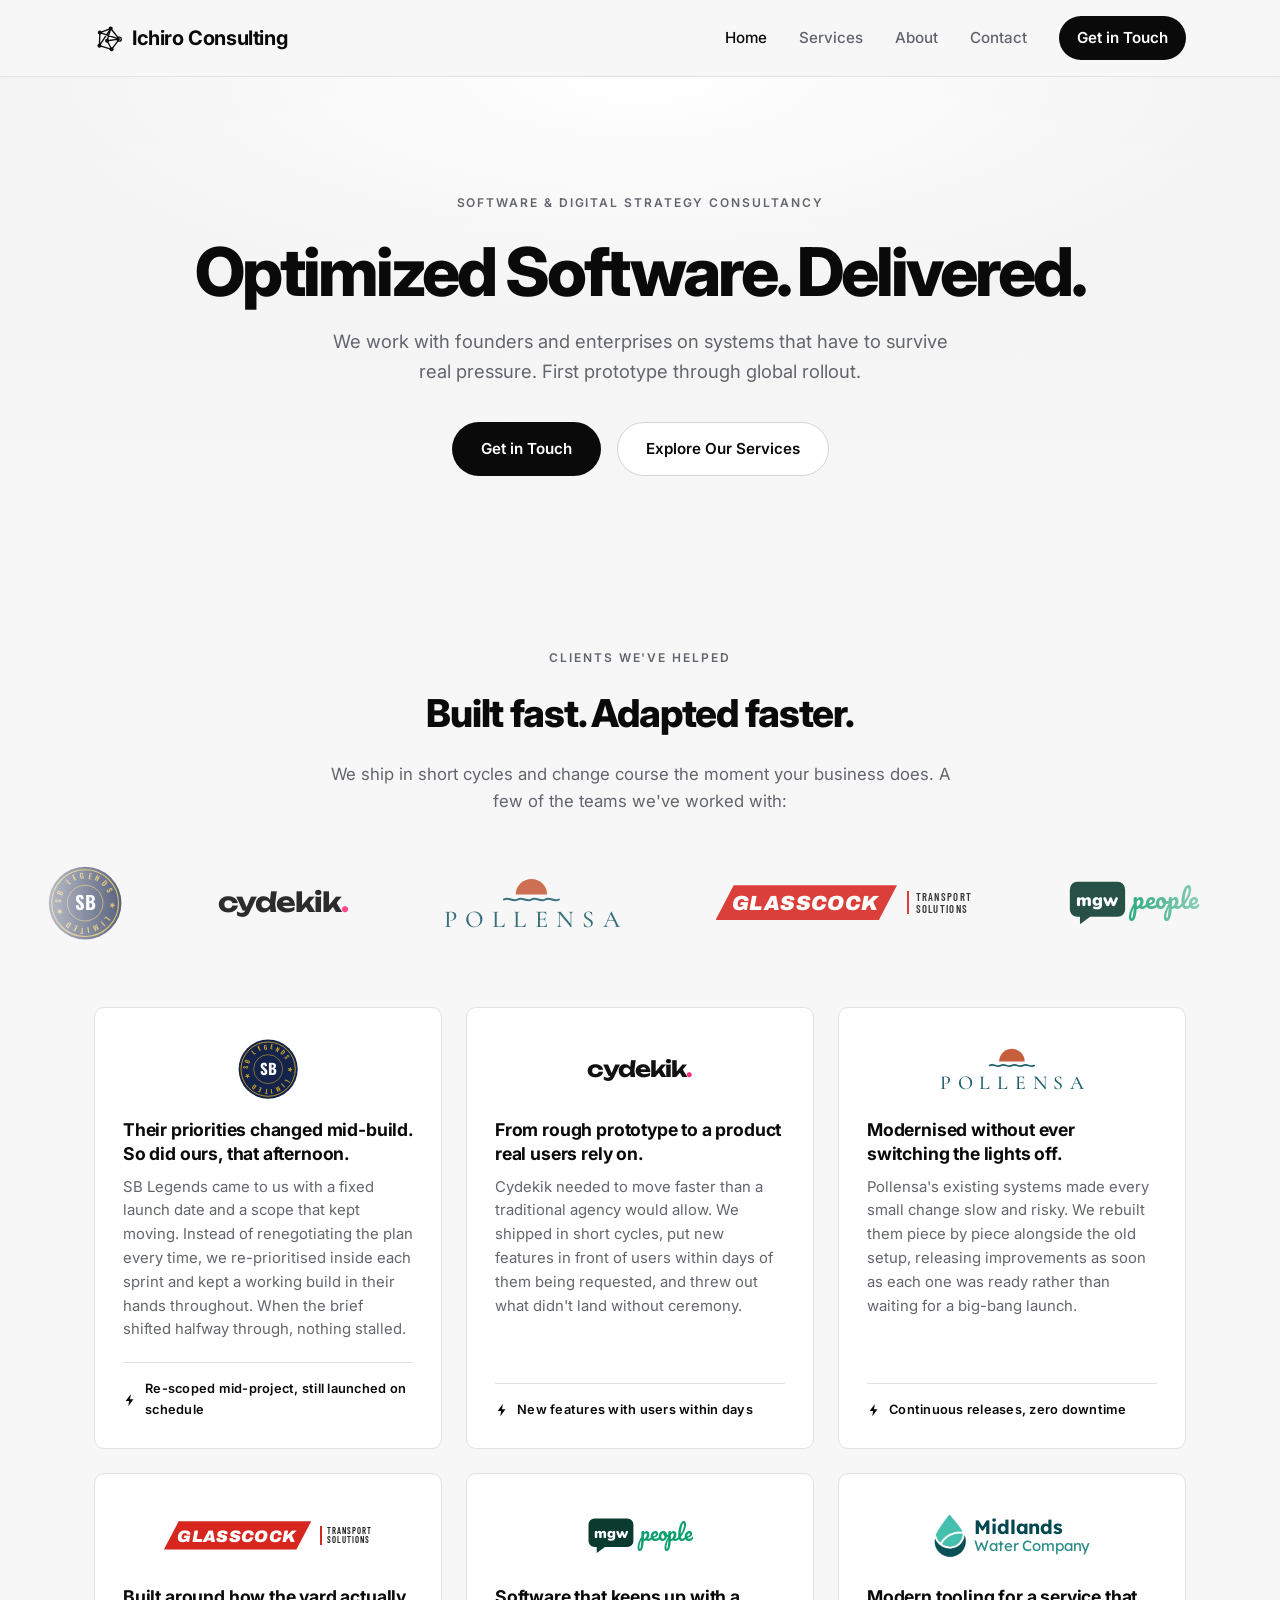
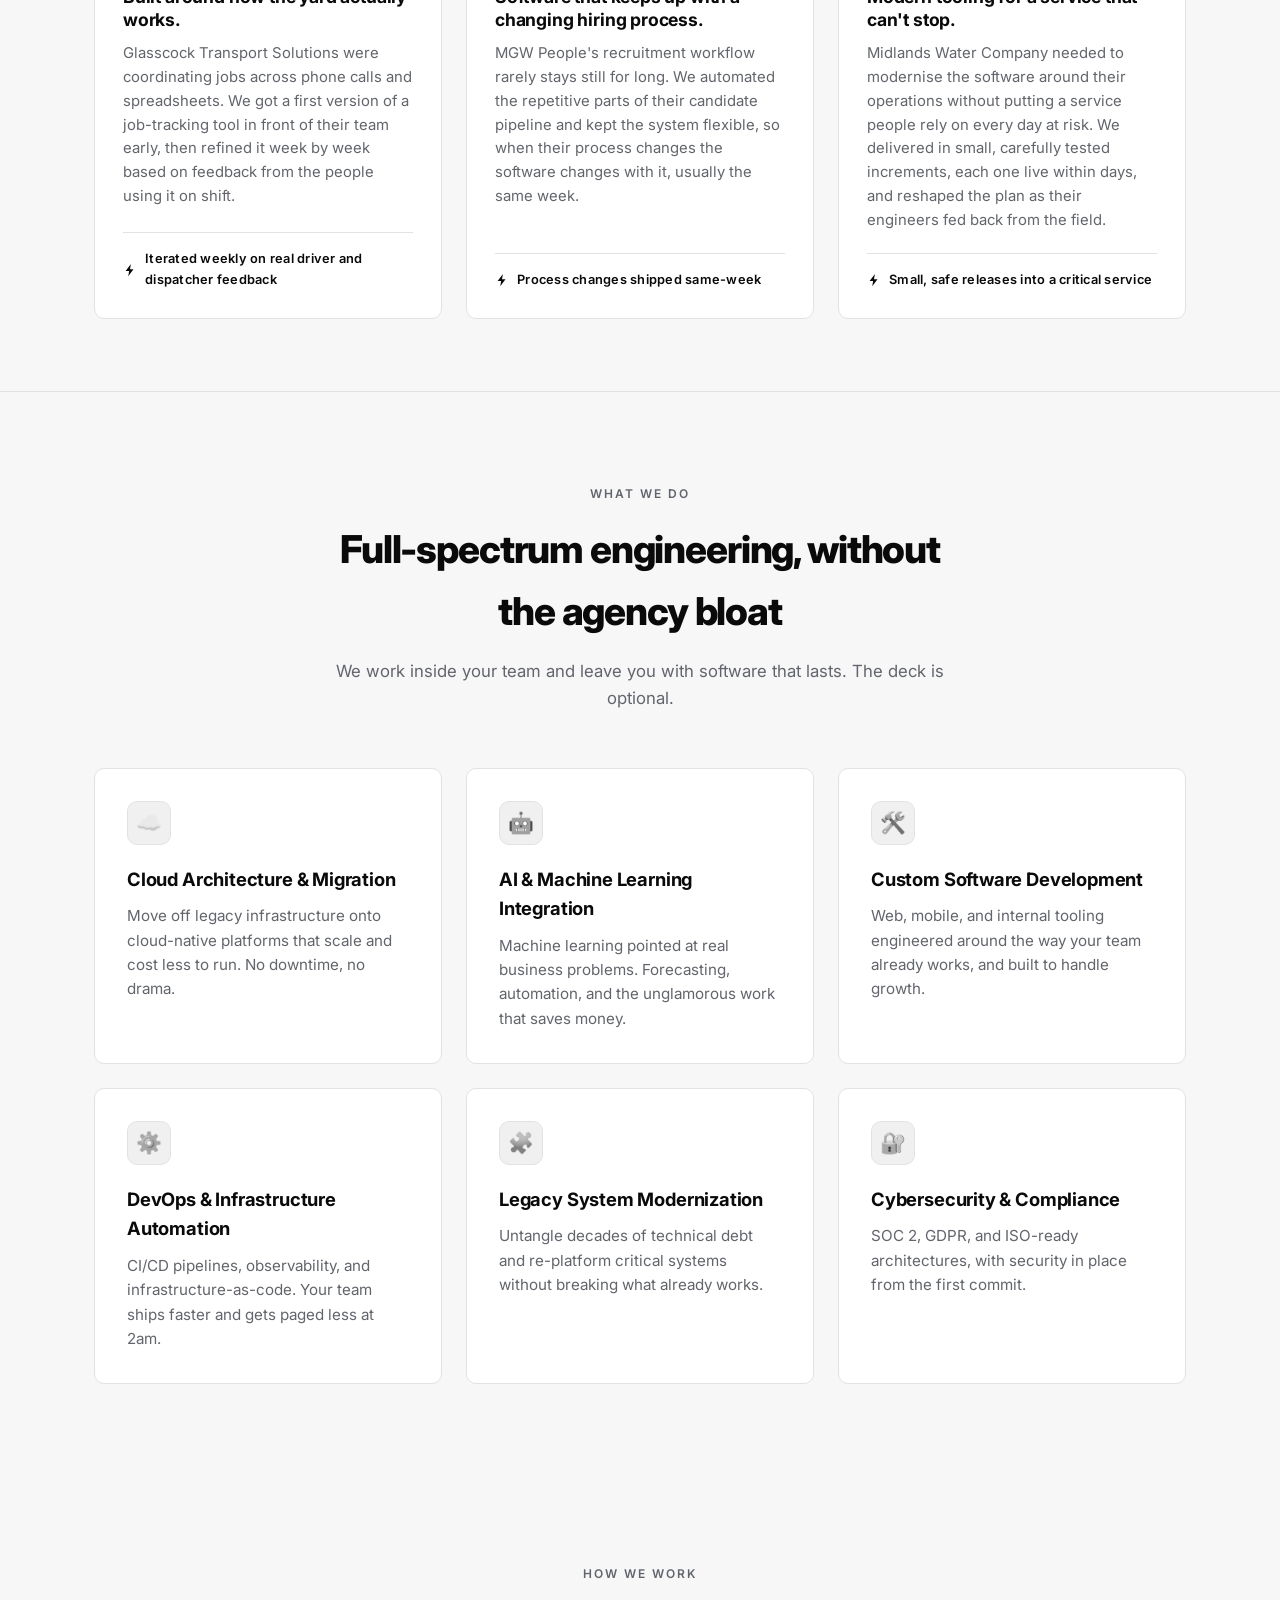
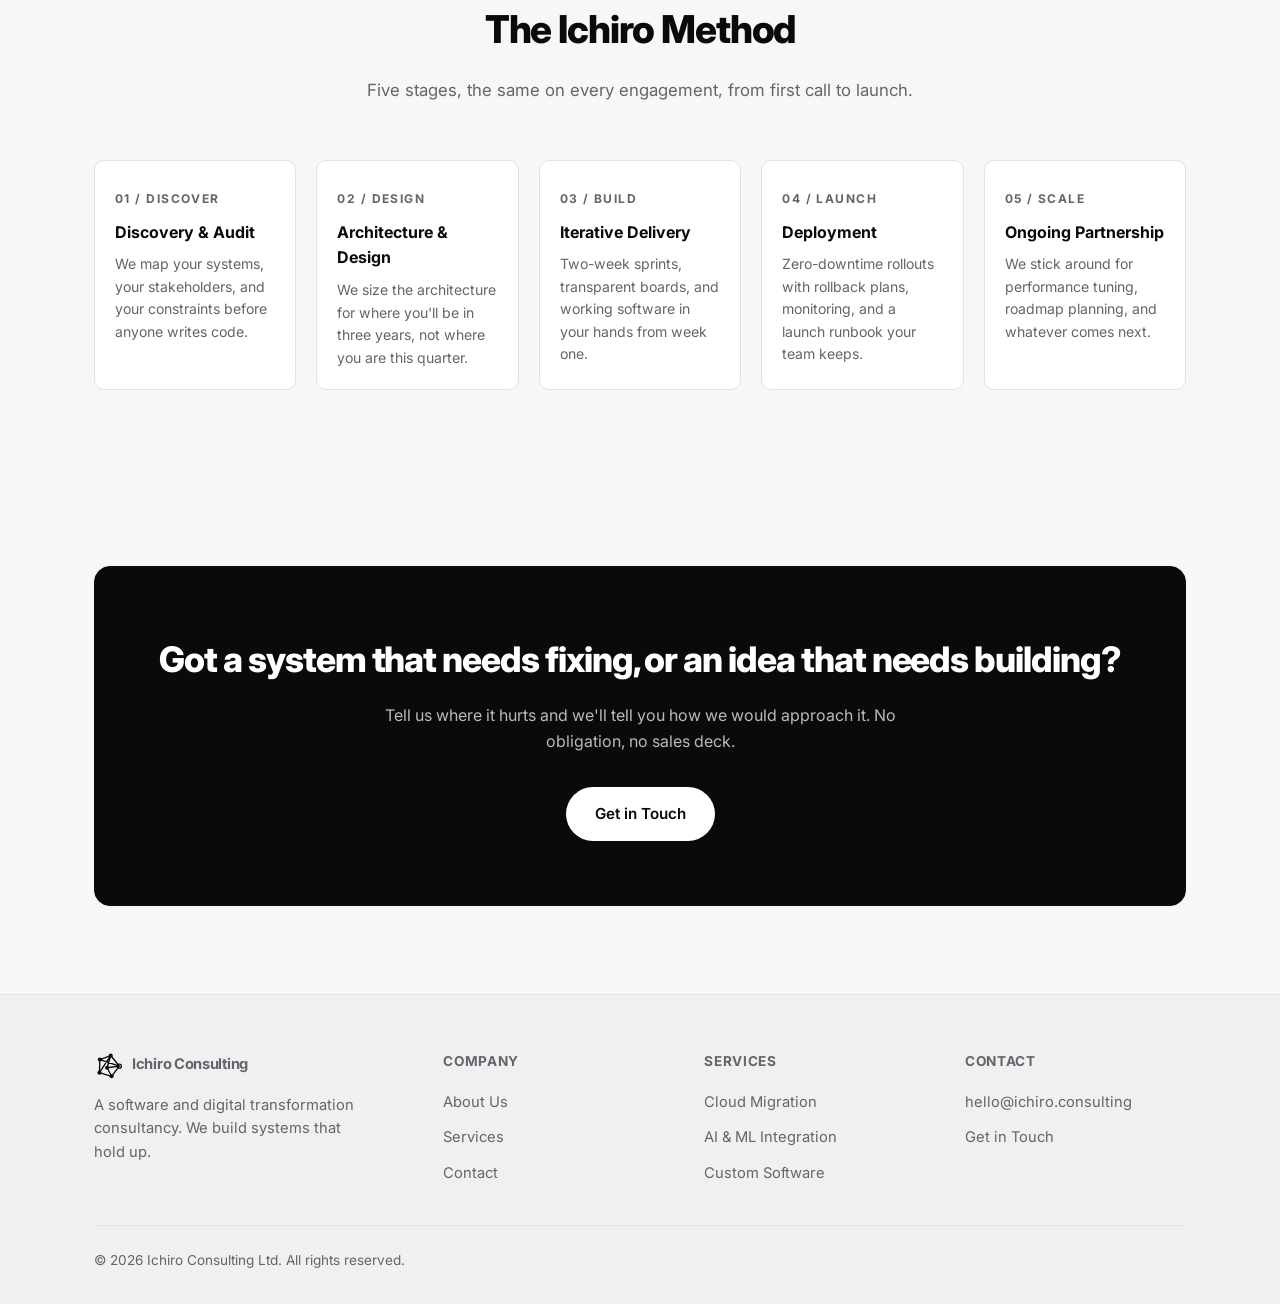
<file: index.html>
<!DOCTYPE html>
<html lang="en">
<head>
<meta charset="UTF-8">
<meta name="viewport" content="width=device-width, initial-scale=1.0">
<title>Ichiro Consulting | Optimized Software. Delivered.</title>
<meta name="description" content="Ichiro Consulting builds and scales software for companies that need it to work. Cloud, AI, custom engineering, and digital transformation, run by engineers who have shipped it before.">
<link rel="icon" type="image/png" href="favicon.png">
<link rel="stylesheet" href="css/style.css">
</head>
<body>

<header class="site-header">
  <div class="nav-wrap">
    <a href="index.html" class="brand">
      <span class="mark" aria-hidden="true"><svg viewBox="-12 -12 124 124" fill="none" stroke="currentColor" stroke-width="6" stroke-linecap="round"><path d="M14 26 62 8M14 26 12 84M14 26 100 55M62 8 46 62M62 8 12 84M62 8 100 55M12 84 66 100M66 100 100 55M46 62 100 55M46 62 66 100"/><circle cx="14" cy="26" r="9" fill="currentColor" stroke="none"/><circle cx="62" cy="8" r="9" fill="currentColor" stroke="none"/><circle cx="12" cy="84" r="9" fill="currentColor" stroke="none"/><circle cx="66" cy="100" r="9" fill="currentColor" stroke="none"/><circle cx="46" cy="62" r="9" fill="currentColor" stroke="none"/><circle cx="100" cy="55" r="9"/></svg></span>
      Ichiro Consulting
    </a>
    <nav class="main-nav">
      <a href="index.html" class="active">Home</a>
      <a href="services.html">Services</a>
      <a href="about.html">About</a>
      <a href="contact.html">Contact</a>
      <a href="contact.html" class="nav-cta">Get in Touch</a>
    </nav>
    <button class="nav-toggle" aria-label="Toggle navigation">☰</button>
  </div>
</header>

<main>

  <section class="hero">
    <div class="container">
      <span class="eyebrow">Software &amp; Digital Strategy Consultancy</span>
      <h1>Optimized Software. <span class="highlight">Delivered.</span></h1>
      <p class="lead">We work with founders and enterprises on systems that have to survive real pressure.
      First prototype through global rollout.</p>
      <div class="btn-row">
        <a href="contact.html" class="btn btn-primary">Get in Touch</a>
        <a href="services.html" class="btn btn-secondary">Explore Our Services</a>
      </div>
    </div>
  </section>

  <section id="clients">
    <div class="container">
      <div class="section-head">
        <span class="eyebrow">Clients We've Helped</span>
        <h2>Built fast. Adapted faster.</h2>
        <p>We ship in short cycles and change course the moment your business does. A few of the teams we've worked with:</p>
      </div>
    </div>
    <div class="marquee" aria-label="Client logos">
      <ul class="marquee-track">
        <li class="client-logo logo-sbl" role="img" aria-label="SB Legends Ltd"><svg class="badge" viewBox="0 0 100 100" aria-hidden="true"><defs><path id="sbl-ring" d="M17 50a33 33 0 1 1 66 0a33 33 0 1 1-66 0"/></defs><circle cx="50" cy="50" r="49" fill="#14234B"/><circle cx="50" cy="50" r="45" fill="none" stroke="#C9A227" stroke-width="1.5"/><circle cx="50" cy="50" r="24" fill="none" stroke="#C9A227" stroke-width="1"/><text x="50" y="59" text-anchor="middle" font-family="Oswald, Impact, sans-serif" font-weight="700" font-size="25" fill="#ffffff">SB</text><text font-family="Oswald, Impact, sans-serif" font-weight="600" font-size="10" fill="#C9A227"><textPath href="#sbl-ring" textLength="200" lengthAdjust="spacing">SB LEGENDS ★ LIMITED ★</textPath></text></svg></li>
        <li class="client-logo logo-cyd" role="img" aria-label="Cydekik"><span class="word">cydekik<i>.</i></span></li>
        <li class="client-logo logo-pol" role="img" aria-label="Pollensa"><svg class="mark" viewBox="0 0 60 30" aria-hidden="true"><path d="M14 22a16 16 0 0 1 32 0z" fill="#C65D3B"/><path d="M2 27c5-3 9 3 14 0s9 3 14 0 9 3 14 0 9 3 14 0" fill="none" stroke="#1F5F6B" stroke-width="2" stroke-linecap="round"/></svg><span class="word">Pollensa</span></li>
        <li class="client-logo logo-gts" role="img" aria-label="Glasscock Transport Solutions"><span class="plate">Glasscock</span><span class="word"><small>Transport</small><small>Solutions</small></span></li>
        <li class="client-logo logo-mgw" role="img" aria-label="MGW People"><svg class="bubble" viewBox="0 0 64 50" aria-hidden="true"><path d="M10 2h44a8 8 0 0 1 8 8v22a8 8 0 0 1-8 8H24l-11 8v-8h-3a8 8 0 0 1-8-8V10a8 8 0 0 1 8-8z" fill="#0B3B2E"/><text x="32" y="28.5" text-anchor="middle" font-family="Nunito, Arial, sans-serif" font-weight="900" font-size="19" fill="#ffffff">mgw</text></svg><span class="word">people</span></li>
        <li class="client-logo logo-mwc" role="img" aria-label="Midlands Water Company"><img class="mark" src="midlands-water.png" alt="" width="196" height="270"><span class="word"><b>Midlands</b>Water Company</span></li>
      </ul>
    </div>
    <div class="container">
      <div class="story-grid">
        <article class="story-card">
          <div class="client-logo logo-sbl" role="img" aria-label="SB Legends Ltd"><svg class="badge" viewBox="0 0 100 100" aria-hidden="true"><defs><path id="sbl-ring" d="M17 50a33 33 0 1 1 66 0a33 33 0 1 1-66 0"/></defs><circle cx="50" cy="50" r="49" fill="#14234B"/><circle cx="50" cy="50" r="45" fill="none" stroke="#C9A227" stroke-width="1.5"/><circle cx="50" cy="50" r="24" fill="none" stroke="#C9A227" stroke-width="1"/><text x="50" y="59" text-anchor="middle" font-family="Oswald, Impact, sans-serif" font-weight="700" font-size="25" fill="#ffffff">SB</text><text font-family="Oswald, Impact, sans-serif" font-weight="600" font-size="10" fill="#C9A227"><textPath href="#sbl-ring" textLength="200" lengthAdjust="spacing">SB LEGENDS ★ LIMITED ★</textPath></text></svg></div>
          <h3>Their priorities changed mid-build. So did ours, that afternoon.</h3>
          <p>SB Legends came to us with a fixed launch date and a scope that kept moving. Instead of renegotiating the plan every time, we re-prioritised inside each sprint and kept a working build in their hands throughout. When the brief shifted halfway through, nothing stalled.</p>
          <div class="story-pace"><svg viewBox="0 0 16 16" aria-hidden="true"><path fill="currentColor" d="M9 1 3 9h4l-1 6 6-8H8z"/></svg>Re-scoped mid-project, still launched on schedule</div>
        </article>
        <article class="story-card">
          <div class="client-logo logo-cyd" role="img" aria-label="Cydekik"><span class="word">cydekik<i>.</i></span></div>
          <h3>From rough prototype to a product real users rely on.</h3>
          <p>Cydekik needed to move faster than a traditional agency would allow. We shipped in short cycles, put new features in front of users within days of them being requested, and threw out what didn't land without ceremony.</p>
          <div class="story-pace"><svg viewBox="0 0 16 16" aria-hidden="true"><path fill="currentColor" d="M9 1 3 9h4l-1 6 6-8H8z"/></svg>New features with users within days</div>
        </article>
        <article class="story-card">
          <div class="client-logo logo-pol" role="img" aria-label="Pollensa"><svg class="mark" viewBox="0 0 60 30" aria-hidden="true"><path d="M14 22a16 16 0 0 1 32 0z" fill="#C65D3B"/><path d="M2 27c5-3 9 3 14 0s9 3 14 0 9 3 14 0 9 3 14 0" fill="none" stroke="#1F5F6B" stroke-width="2" stroke-linecap="round"/></svg><span class="word">Pollensa</span></div>
          <h3>Modernised without ever switching the lights off.</h3>
          <p>Pollensa's existing systems made every small change slow and risky. We rebuilt them piece by piece alongside the old setup, releasing improvements as soon as each one was ready rather than waiting for a big-bang launch.</p>
          <div class="story-pace"><svg viewBox="0 0 16 16" aria-hidden="true"><path fill="currentColor" d="M9 1 3 9h4l-1 6 6-8H8z"/></svg>Continuous releases, zero downtime</div>
        </article>
        <article class="story-card">
          <div class="client-logo logo-gts" role="img" aria-label="Glasscock Transport Solutions"><span class="plate">Glasscock</span><span class="word"><small>Transport</small><small>Solutions</small></span></div>
          <h3>Built around how the yard actually works.</h3>
          <p>Glasscock Transport Solutions were coordinating jobs across phone calls and spreadsheets. We got a first version of a job-tracking tool in front of their team early, then refined it week by week based on feedback from the people using it on shift.</p>
          <div class="story-pace"><svg viewBox="0 0 16 16" aria-hidden="true"><path fill="currentColor" d="M9 1 3 9h4l-1 6 6-8H8z"/></svg>Iterated weekly on real driver and dispatcher feedback</div>
        </article>
        <article class="story-card">
          <div class="client-logo logo-mgw" role="img" aria-label="MGW People"><svg class="bubble" viewBox="0 0 64 50" aria-hidden="true"><path d="M10 2h44a8 8 0 0 1 8 8v22a8 8 0 0 1-8 8H24l-11 8v-8h-3a8 8 0 0 1-8-8V10a8 8 0 0 1 8-8z" fill="#0B3B2E"/><text x="32" y="28.5" text-anchor="middle" font-family="Nunito, Arial, sans-serif" font-weight="900" font-size="19" fill="#ffffff">mgw</text></svg><span class="word">people</span></div>
          <h3>Software that keeps up with a changing hiring process.</h3>
          <p>MGW People's recruitment workflow rarely stays still for long. We automated the repetitive parts of their candidate pipeline and kept the system flexible, so when their process changes the software changes with it, usually the same week.</p>
          <div class="story-pace"><svg viewBox="0 0 16 16" aria-hidden="true"><path fill="currentColor" d="M9 1 3 9h4l-1 6 6-8H8z"/></svg>Process changes shipped same-week</div>
        </article>
        <article class="story-card">
          <div class="client-logo logo-mwc" role="img" aria-label="Midlands Water Company"><img class="mark" src="midlands-water.png" alt="" width="196" height="270"><span class="word"><b>Midlands</b>Water Company</span></div>
          <h3>Modern tooling for a service that can't stop.</h3>
          <p>Midlands Water Company needed to modernise the software around their operations without putting a service people rely on every day at risk. We delivered in small, carefully tested increments, each one live within days, and reshaped the plan as their engineers fed back from the field.</p>
          <div class="story-pace"><svg viewBox="0 0 16 16" aria-hidden="true"><path fill="currentColor" d="M9 1 3 9h4l-1 6 6-8H8z"/></svg>Small, safe releases into a critical service</div>
        </article>
      </div>
    </div>
  </section>

  <section id="services">
    <div class="container">
      <div class="section-head">
        <span class="eyebrow">What We Do</span>
        <h2>Full-spectrum engineering, without the agency bloat</h2>
        <p>We work inside your team and leave you with software that lasts. The deck is optional.</p>
      </div>
      <div class="grid">
        <div class="card">
          <div class="icon">☁️</div>
          <h3>Cloud Architecture &amp; Migration</h3>
          <p>Move off legacy infrastructure onto cloud-native platforms that scale and cost less to run. No downtime, no drama.</p>
        </div>
        <div class="card">
          <div class="icon">🤖</div>
          <h3>AI &amp; Machine Learning Integration</h3>
          <p>Machine learning pointed at real business problems. Forecasting, automation, and the unglamorous work that saves money.</p>
        </div>
        <div class="card">
          <div class="icon">🛠️</div>
          <h3>Custom Software Development</h3>
          <p>Web, mobile, and internal tooling engineered around the way your team already works, and built to handle growth.</p>
        </div>
        <div class="card">
          <div class="icon">⚙️</div>
          <h3>DevOps &amp; Infrastructure Automation</h3>
          <p>CI/CD pipelines, observability, and infrastructure-as-code. Your team ships faster and gets paged less at 2am.</p>
        </div>
        <div class="card">
          <div class="icon">🧩</div>
          <h3>Legacy System Modernization</h3>
          <p>Untangle decades of technical debt and re-platform critical systems without breaking what already works.</p>
        </div>
        <div class="card">
          <div class="icon">🔐</div>
          <h3>Cybersecurity &amp; Compliance</h3>
          <p>SOC 2, GDPR, and ISO-ready architectures, with security in place from the first commit.</p>
        </div>
      </div>
    </div>
  </section>

  <section id="process">
    <div class="container">
      <div class="section-head">
        <span class="eyebrow">How We Work</span>
        <h2>The Ichiro Method</h2>
        <p>Five stages, the same on every engagement, from first call to launch.</p>
      </div>
      <div class="process-grid">
        <div class="process-step">
          <div class="step-num">01 / DISCOVER</div>
          <h3>Discovery &amp; Audit</h3>
          <p>We map your systems, your stakeholders, and your constraints before anyone writes code.</p>
        </div>
        <div class="process-step">
          <div class="step-num">02 / DESIGN</div>
          <h3>Architecture &amp; Design</h3>
          <p>We size the architecture for where you'll be in three years, not where you are this quarter.</p>
        </div>
        <div class="process-step">
          <div class="step-num">03 / BUILD</div>
          <h3>Iterative Delivery</h3>
          <p>Two-week sprints, transparent boards, and working software in your hands from week one.</p>
        </div>
        <div class="process-step">
          <div class="step-num">04 / LAUNCH</div>
          <h3>Deployment</h3>
          <p>Zero-downtime rollouts with rollback plans, monitoring, and a launch runbook your team keeps.</p>
        </div>
        <div class="process-step">
          <div class="step-num">05 / SCALE</div>
          <h3>Ongoing Partnership</h3>
          <p>We stick around for performance tuning, roadmap planning, and whatever comes next.</p>
        </div>
      </div>
    </div>
  </section>

  <section id="cta">
    <div class="container">
      <div class="cta-banner">
        <h2>Got a system that needs fixing, or an idea that needs building?</h2>
        <p>Tell us where it hurts and we'll tell you how we would approach it. No obligation, no sales deck.</p>
        <a href="contact.html" class="btn btn-primary">Get in Touch</a>
      </div>
    </div>
  </section>

</main>

<footer class="site-footer">
  <div class="container">
    <div class="footer-grid">
      <div class="footer-brand">
        <a href="index.html" class="brand">
          <span class="mark" aria-hidden="true"><svg viewBox="-12 -12 124 124" fill="none" stroke="currentColor" stroke-width="6" stroke-linecap="round"><path d="M14 26 62 8M14 26 12 84M14 26 100 55M62 8 46 62M62 8 12 84M62 8 100 55M12 84 66 100M66 100 100 55M46 62 100 55M46 62 66 100"/><circle cx="14" cy="26" r="9" fill="currentColor" stroke="none"/><circle cx="62" cy="8" r="9" fill="currentColor" stroke="none"/><circle cx="12" cy="84" r="9" fill="currentColor" stroke="none"/><circle cx="66" cy="100" r="9" fill="currentColor" stroke="none"/><circle cx="46" cy="62" r="9" fill="currentColor" stroke="none"/><circle cx="100" cy="55" r="9"/></svg></span>
          Ichiro Consulting
        </a>
        <p>A software and digital transformation consultancy. We build systems that hold up.</p>
      </div>
      <div>
        <h4>Company</h4>
        <ul>
          <li><a href="about.html">About Us</a></li>
          <li><a href="services.html">Services</a></li>
          <li><a href="contact.html">Contact</a></li>
        </ul>
      </div>
      <div>
        <h4>Services</h4>
        <ul>
          <li><a href="services.html">Cloud Migration</a></li>
          <li><a href="services.html">AI &amp; ML Integration</a></li>
          <li><a href="services.html">Custom Software</a></li>
        </ul>
      </div>
      <div>
        <h4>Contact</h4>
        <ul>
          <li><a href="mailto:hello@ichiro.consulting">hello@ichiro.consulting</a></li>
          <li><a href="contact.html">Get in Touch</a></li>
        </ul>
      </div>
    </div>
    <div class="footer-bottom">
      <span>&copy; <span data-year>2026</span> Ichiro Consulting Ltd. All rights reserved.</span>
    </div>
  </div>
</footer>

<script src="js/main.js"></script>
</body>
</html>
</file>
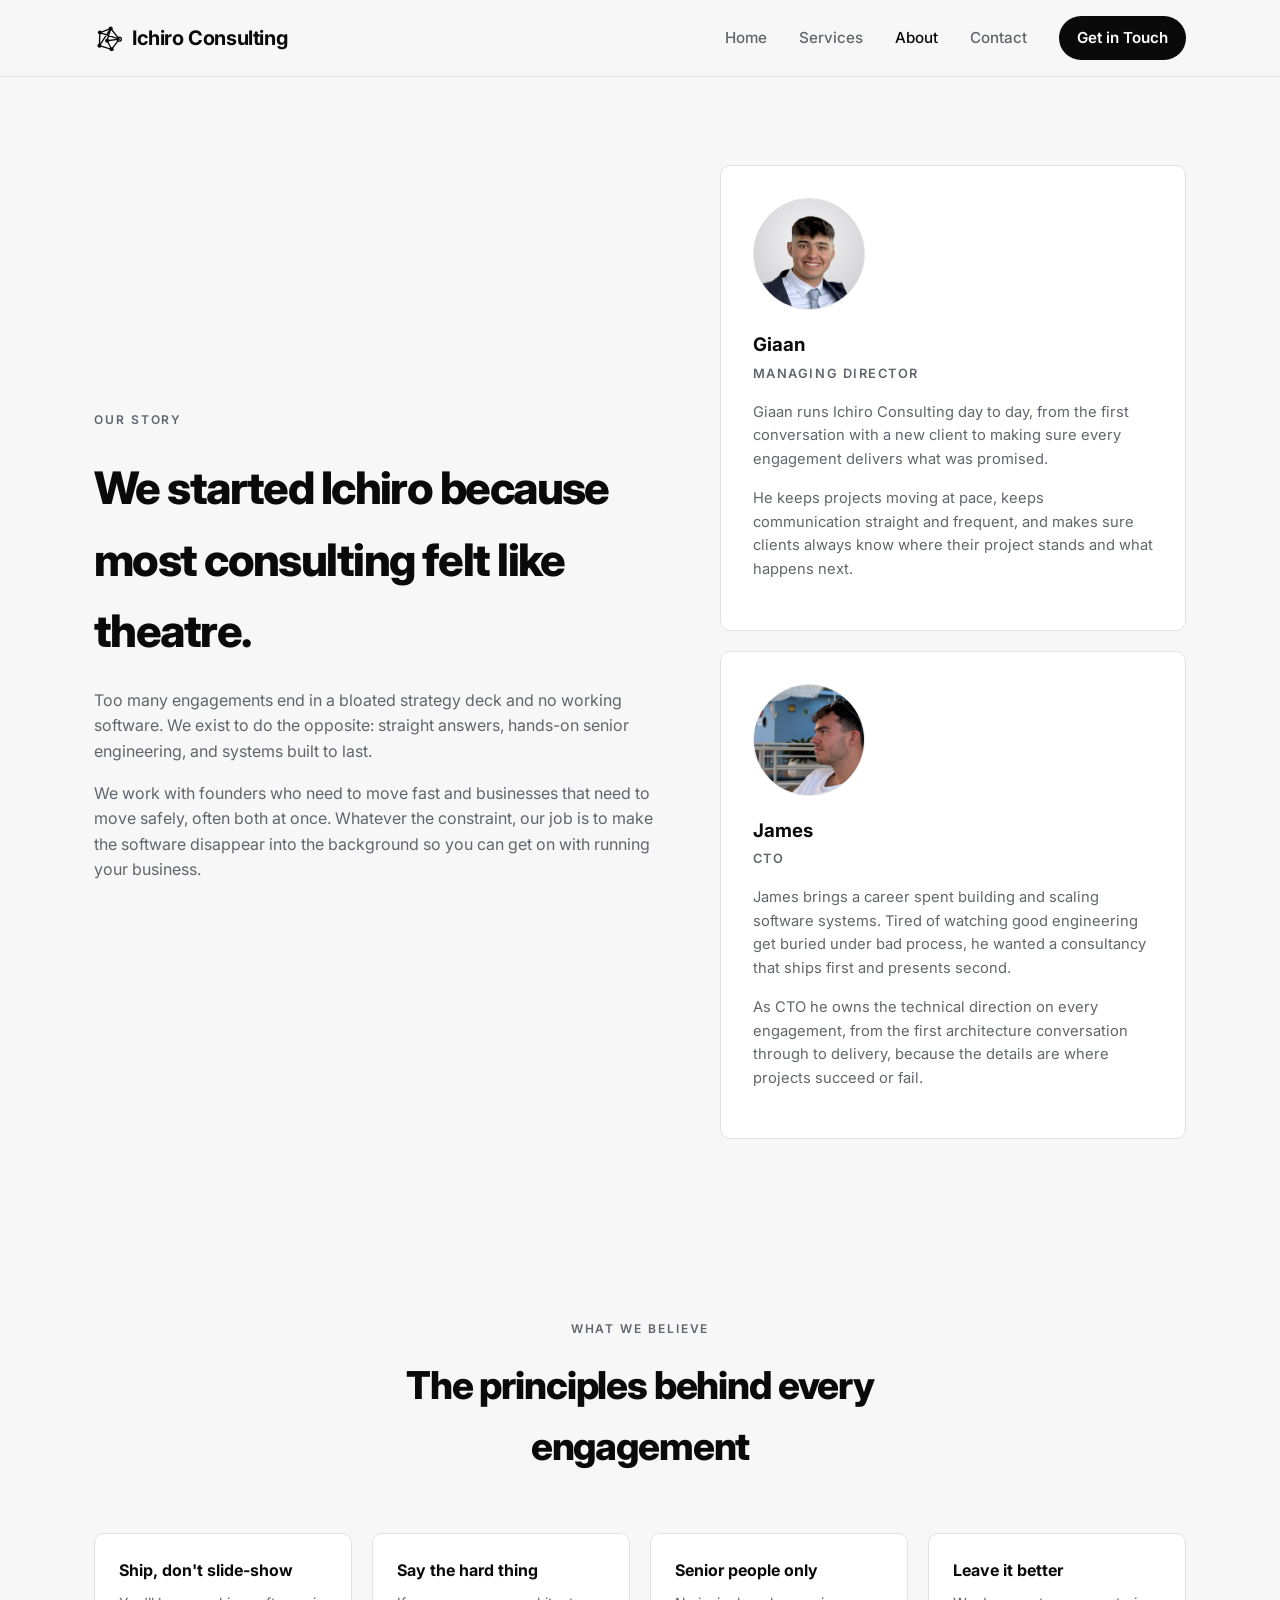
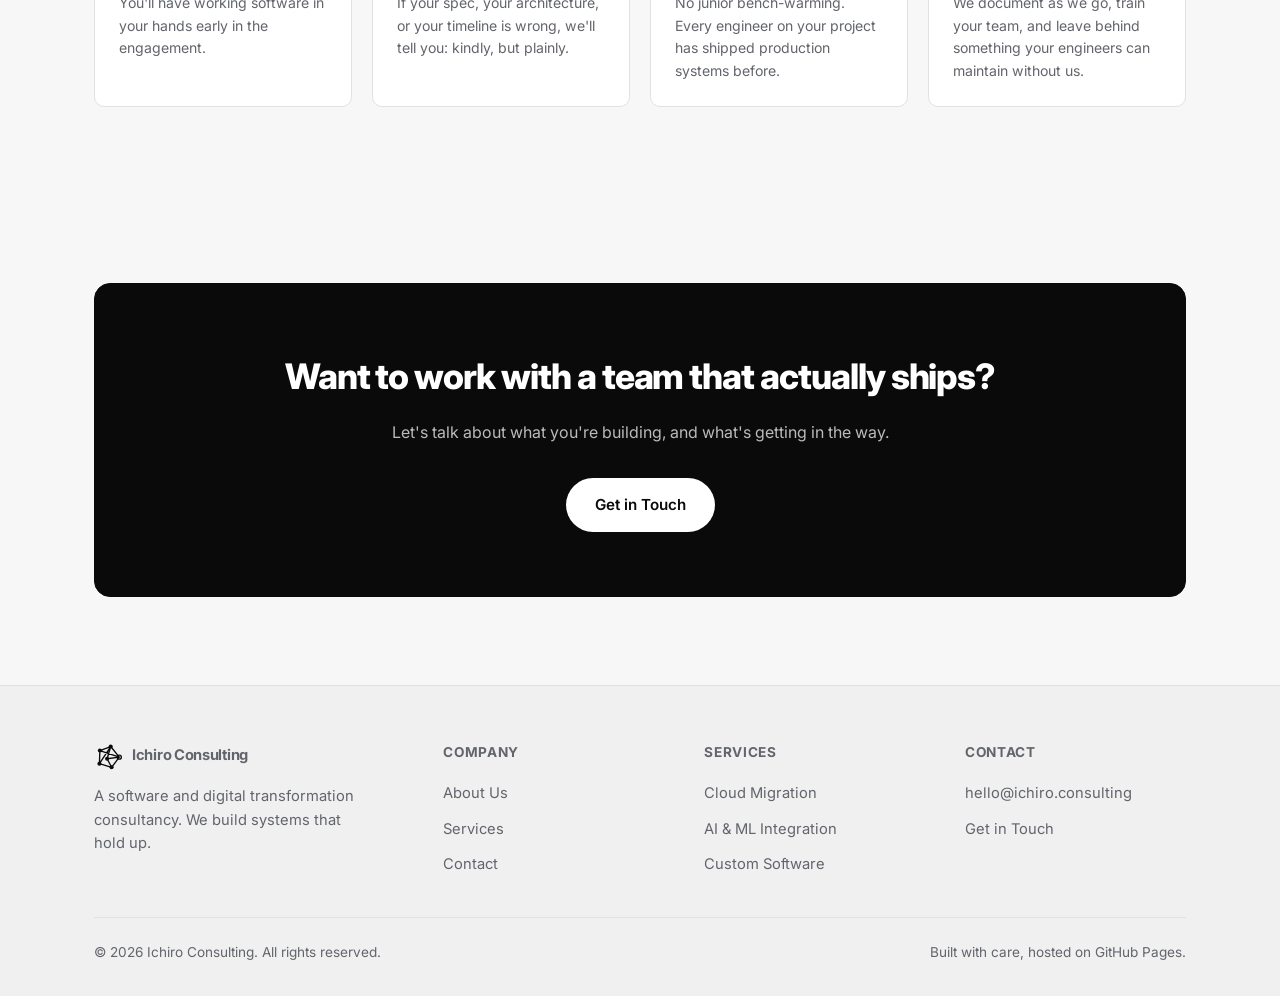
<file: about.html>
<!DOCTYPE html>
<html lang="en">
<head>
<meta charset="UTF-8">
<meta name="viewport" content="width=device-width, initial-scale=1.0">
<title>About | Ichiro Consulting</title>
<meta name="description" content="Meet Ichiro Consulting, led by Giaan and James and built on the belief that software consulting should mean shipping working systems, not writing decks.">
<link rel="icon" type="image/png" href="favicon.png">
<link rel="stylesheet" href="css/style.css">
</head>
<body>

<header class="site-header">
  <div class="nav-wrap">
    <a href="index.html" class="brand">
      <span class="mark" aria-hidden="true"><svg viewBox="-12 -12 124 124" fill="none" stroke="currentColor" stroke-width="6" stroke-linecap="round"><path d="M14 26 62 8M14 26 12 84M14 26 100 55M62 8 46 62M62 8 12 84M62 8 100 55M12 84 66 100M66 100 100 55M46 62 100 55M46 62 66 100"/><circle cx="14" cy="26" r="9" fill="currentColor" stroke="none"/><circle cx="62" cy="8" r="9" fill="currentColor" stroke="none"/><circle cx="12" cy="84" r="9" fill="currentColor" stroke="none"/><circle cx="66" cy="100" r="9" fill="currentColor" stroke="none"/><circle cx="46" cy="62" r="9" fill="currentColor" stroke="none"/><circle cx="100" cy="55" r="9"/></svg></span>
      Ichiro Consulting
    </a>
    <nav class="main-nav">
      <a href="index.html">Home</a>
      <a href="services.html">Services</a>
      <a href="about.html" class="active">About</a>
      <a href="contact.html">Contact</a>
      <a href="contact.html" class="nav-cta">Get in Touch</a>
    </nav>
    <button class="nav-toggle" aria-label="Toggle navigation">☰</button>
  </div>
</header>

<main>

  <section>
    <div class="container">
      <div class="about-hero">
        <div>
          <span class="eyebrow">Our Story</span>
          <h1>We started Ichiro because most consulting felt like theatre.</h1>
          <p>Too many engagements end in a bloated strategy deck and no working software. We exist to do the
          opposite: straight answers, hands-on senior engineering, and systems built to last.</p>
          <p>We work with founders who need to move fast and businesses that need to move safely, often both
          at once. Whatever the constraint, our job is to make the software disappear into the
          background so you can get on with running your business.</p>
        </div>
        <div class="team-stack">
          <div class="founder-card">
            <img src="giaan.jpg" alt="Giaan, Managing Director of Ichiro Consulting" class="avatar-lg avatar-center" width="530" height="530">
            <h3>Giaan</h3>
            <div class="role">Managing Director</div>
            <p>Giaan runs Ichiro Consulting day to day, from the first conversation with a new client to making sure
            every engagement delivers what was promised.</p>
            <p>He keeps projects moving at pace, keeps communication straight and frequent, and makes sure clients
            always know where their project stands and what happens next.</p>
          </div>
          <div class="founder-card">
            <img src="james.jpg" alt="James, CTO of Ichiro Consulting" class="avatar-lg" width="480" height="480">
            <h3>James</h3>
            <div class="role">CTO</div>
            <p>James brings a career spent building and scaling software systems. Tired of watching good engineering
            get buried under bad process, he wanted a consultancy that ships first and presents second.</p>
            <p>As CTO he owns the technical direction on every engagement, from the first architecture
            conversation through to delivery, because the details are where projects succeed or fail.</p>
          </div>
        </div>
      </div>
    </div>
  </section>

  <section>
    <div class="container">
      <div class="section-head">
        <span class="eyebrow">What We Believe</span>
        <h2>The principles behind every engagement</h2>
      </div>
      <div class="values-grid">
        <div class="value">
          <h3>Ship, don't slide-show</h3>
          <p>You'll have working software in your hands early in the engagement.</p>
        </div>
        <div class="value">
          <h3>Say the hard thing</h3>
          <p>If your spec, your architecture, or your timeline is wrong, we'll tell you: kindly, but plainly.</p>
        </div>
        <div class="value">
          <h3>Senior people only</h3>
          <p>No junior bench-warming. Every engineer on your project has shipped production systems before.</p>
        </div>
        <div class="value">
          <h3>Leave it better</h3>
          <p>We document as we go, train your team, and leave behind something your engineers can maintain without us.</p>
        </div>
      </div>
    </div>
  </section>

  <section id="cta">
    <div class="container">
      <div class="cta-banner">
        <h2>Want to work with a team that actually ships?</h2>
        <p>Let's talk about what you're building, and what's getting in the way.</p>
        <a href="contact.html" class="btn btn-primary">Get in Touch</a>
      </div>
    </div>
  </section>

</main>

<footer class="site-footer">
  <div class="container">
    <div class="footer-grid">
      <div class="footer-brand">
        <a href="index.html" class="brand">
          <span class="mark" aria-hidden="true"><svg viewBox="-12 -12 124 124" fill="none" stroke="currentColor" stroke-width="6" stroke-linecap="round"><path d="M14 26 62 8M14 26 12 84M14 26 100 55M62 8 46 62M62 8 12 84M62 8 100 55M12 84 66 100M66 100 100 55M46 62 100 55M46 62 66 100"/><circle cx="14" cy="26" r="9" fill="currentColor" stroke="none"/><circle cx="62" cy="8" r="9" fill="currentColor" stroke="none"/><circle cx="12" cy="84" r="9" fill="currentColor" stroke="none"/><circle cx="66" cy="100" r="9" fill="currentColor" stroke="none"/><circle cx="46" cy="62" r="9" fill="currentColor" stroke="none"/><circle cx="100" cy="55" r="9"/></svg></span>
          Ichiro Consulting
        </a>
        <p>A software and digital transformation consultancy. We build systems that hold up.</p>
      </div>
      <div>
        <h4>Company</h4>
        <ul>
          <li><a href="about.html">About Us</a></li>
          <li><a href="services.html">Services</a></li>
          <li><a href="contact.html">Contact</a></li>
        </ul>
      </div>
      <div>
        <h4>Services</h4>
        <ul>
          <li><a href="services.html">Cloud Migration</a></li>
          <li><a href="services.html">AI &amp; ML Integration</a></li>
          <li><a href="services.html">Custom Software</a></li>
        </ul>
      </div>
      <div>
        <h4>Contact</h4>
        <ul>
          <li><a href="mailto:hello@ichiro.consulting">hello@ichiro.consulting</a></li>
          <li><a href="contact.html">Get in Touch</a></li>
        </ul>
      </div>
    </div>
    <div class="footer-bottom">
      <span>&copy; <span data-year>2026</span> Ichiro Consulting. All rights reserved.</span>
      <span>Built with care, hosted on GitHub Pages.</span>
    </div>
  </div>
</footer>

<script src="js/main.js"></script>
</body>
</html>
</file>
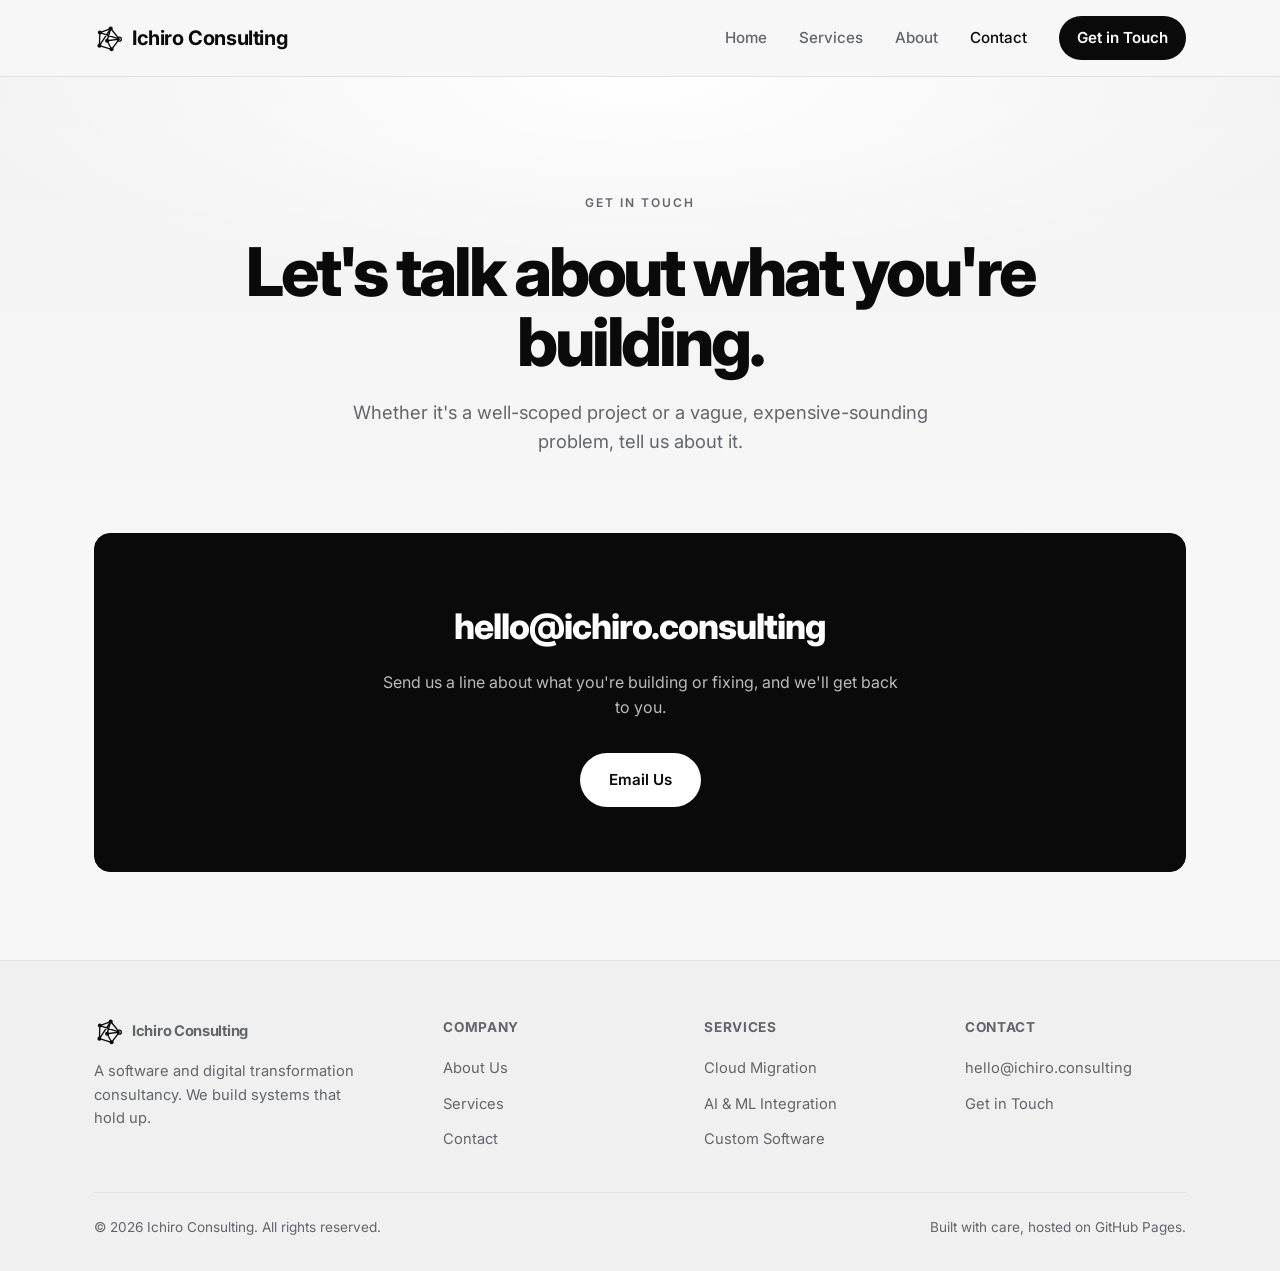
<file: contact.html>
<!DOCTYPE html>
<html lang="en">
<head>
<meta charset="UTF-8">
<meta name="viewport" content="width=device-width, initial-scale=1.0">
<title>Contact | Ichiro Consulting</title>
<meta name="description" content="Get in touch with Ichiro Consulting to talk through your project. Email hello@ichiro.consulting.">
<link rel="icon" type="image/png" href="favicon.png">
<link rel="stylesheet" href="css/style.css">
</head>
<body>

<header class="site-header">
  <div class="nav-wrap">
    <a href="index.html" class="brand">
      <span class="mark" aria-hidden="true"><svg viewBox="-12 -12 124 124" fill="none" stroke="currentColor" stroke-width="6" stroke-linecap="round"><path d="M14 26 62 8M14 26 12 84M14 26 100 55M62 8 46 62M62 8 12 84M62 8 100 55M12 84 66 100M66 100 100 55M46 62 100 55M46 62 66 100"/><circle cx="14" cy="26" r="9" fill="currentColor" stroke="none"/><circle cx="62" cy="8" r="9" fill="currentColor" stroke="none"/><circle cx="12" cy="84" r="9" fill="currentColor" stroke="none"/><circle cx="66" cy="100" r="9" fill="currentColor" stroke="none"/><circle cx="46" cy="62" r="9" fill="currentColor" stroke="none"/><circle cx="100" cy="55" r="9"/></svg></span>
      Ichiro Consulting
    </a>
    <nav class="main-nav">
      <a href="index.html">Home</a>
      <a href="services.html">Services</a>
      <a href="about.html">About</a>
      <a href="contact.html" class="active">Contact</a>
      <a href="contact.html" class="nav-cta">Get in Touch</a>
    </nav>
    <button class="nav-toggle" aria-label="Toggle navigation">☰</button>
  </div>
</header>

<main>

  <section class="hero" style="padding-bottom: 40px;">
    <div class="container">
      <span class="eyebrow">Get In Touch</span>
      <h1>Let's talk about what you're <span class="highlight">building</span>.</h1>
      <p class="lead">Whether it's a well-scoped project or a vague, expensive-sounding problem, tell us
      about it.</p>
    </div>
  </section>

  <section style="padding-top: 0;">
    <div class="container">
      <div class="cta-banner">
        <h2>hello@ichiro.consulting</h2>
        <p>Send us a line about what you're building or fixing, and we'll get back to you.</p>
        <a href="mailto:hello@ichiro.consulting" class="btn btn-primary">Email Us</a>
      </div>
    </div>
  </section>

</main>

<footer class="site-footer">
  <div class="container">
    <div class="footer-grid">
      <div class="footer-brand">
        <a href="index.html" class="brand">
          <span class="mark" aria-hidden="true"><svg viewBox="-12 -12 124 124" fill="none" stroke="currentColor" stroke-width="6" stroke-linecap="round"><path d="M14 26 62 8M14 26 12 84M14 26 100 55M62 8 46 62M62 8 12 84M62 8 100 55M12 84 66 100M66 100 100 55M46 62 100 55M46 62 66 100"/><circle cx="14" cy="26" r="9" fill="currentColor" stroke="none"/><circle cx="62" cy="8" r="9" fill="currentColor" stroke="none"/><circle cx="12" cy="84" r="9" fill="currentColor" stroke="none"/><circle cx="66" cy="100" r="9" fill="currentColor" stroke="none"/><circle cx="46" cy="62" r="9" fill="currentColor" stroke="none"/><circle cx="100" cy="55" r="9"/></svg></span>
          Ichiro Consulting
        </a>
        <p>A software and digital transformation consultancy. We build systems that hold up.</p>
      </div>
      <div>
        <h4>Company</h4>
        <ul>
          <li><a href="about.html">About Us</a></li>
          <li><a href="services.html">Services</a></li>
          <li><a href="contact.html">Contact</a></li>
        </ul>
      </div>
      <div>
        <h4>Services</h4>
        <ul>
          <li><a href="services.html">Cloud Migration</a></li>
          <li><a href="services.html">AI &amp; ML Integration</a></li>
          <li><a href="services.html">Custom Software</a></li>
        </ul>
      </div>
      <div>
        <h4>Contact</h4>
        <ul>
          <li><a href="mailto:hello@ichiro.consulting">hello@ichiro.consulting</a></li>
          <li><a href="contact.html">Get in Touch</a></li>
        </ul>
      </div>
    </div>
    <div class="footer-bottom">
      <span>&copy; <span data-year>2026</span> Ichiro Consulting. All rights reserved.</span>
      <span>Built with care, hosted on GitHub Pages.</span>
    </div>
  </div>
</footer>

<script src="js/main.js"></script>
</body>
</html>
</file>
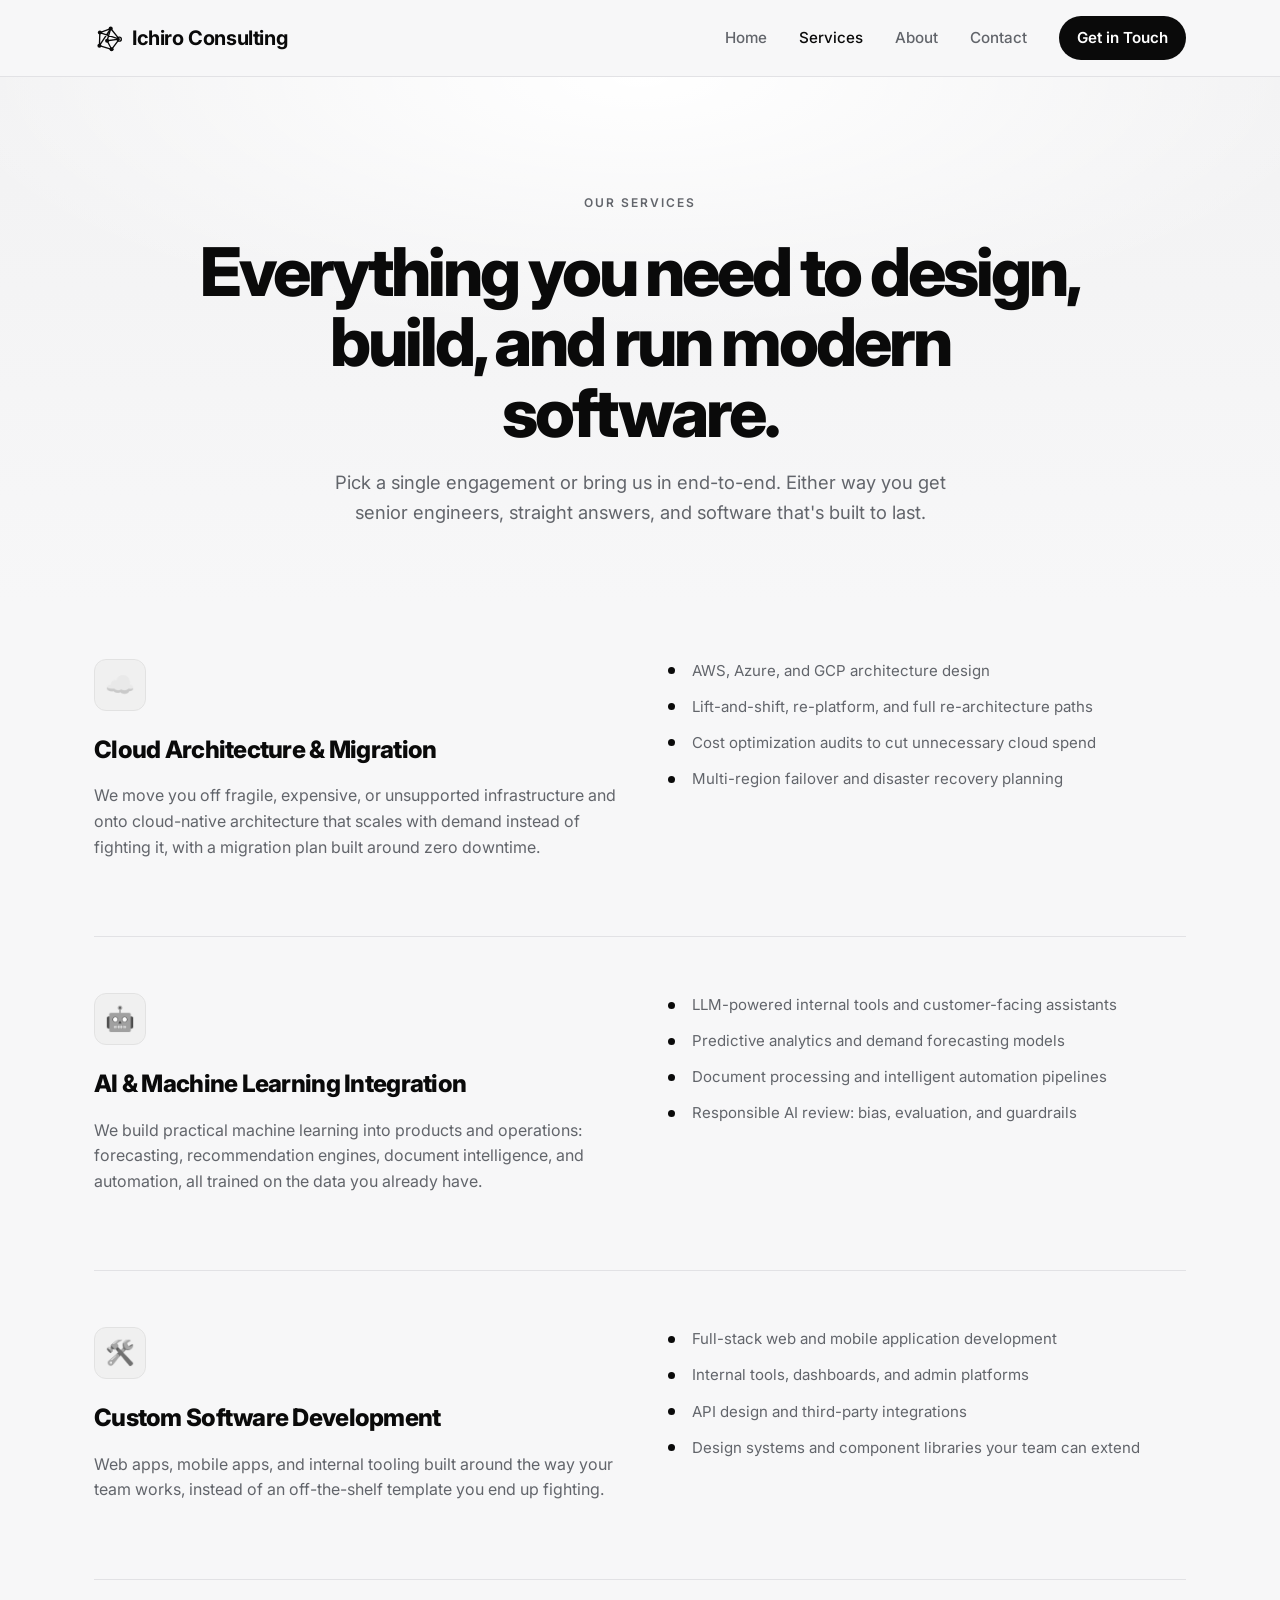
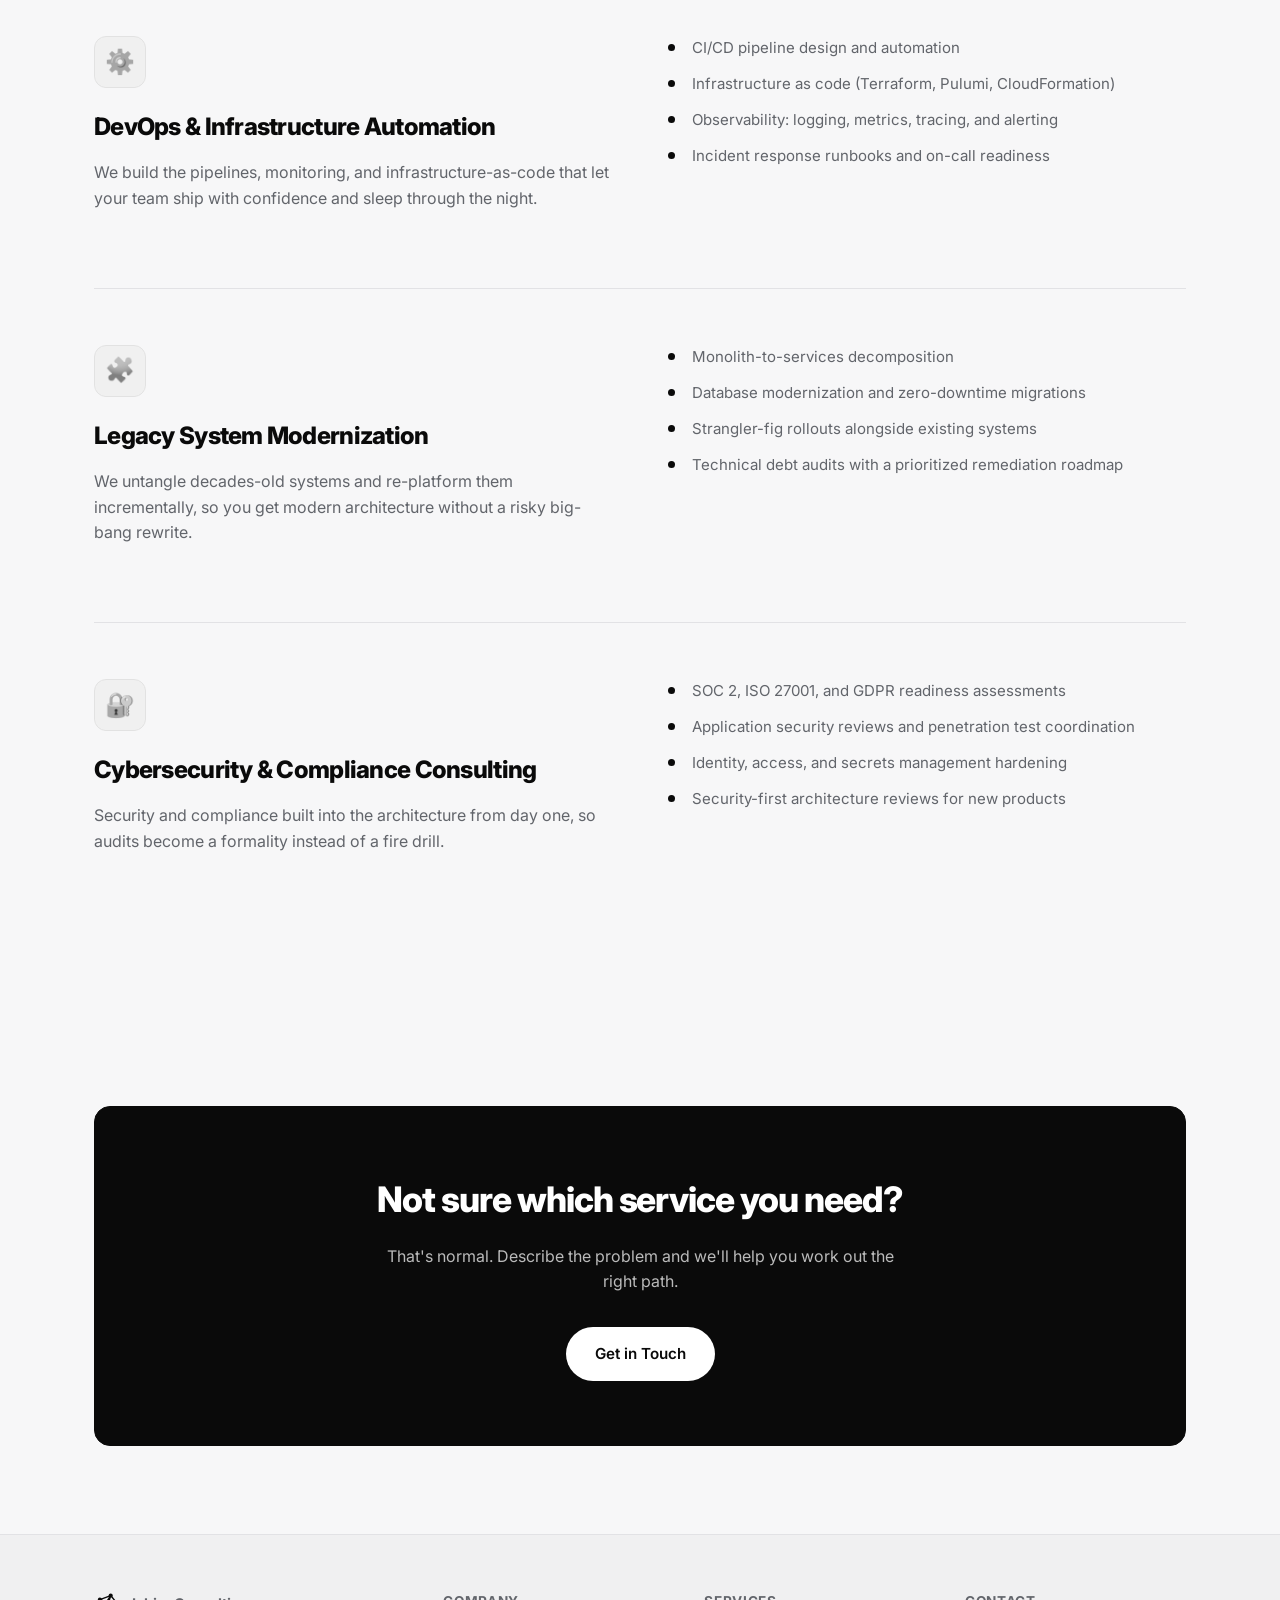
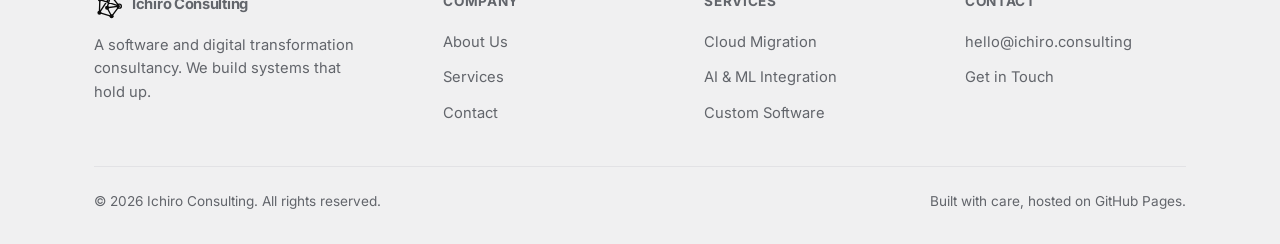
<file: services.html>
<!DOCTYPE html>
<html lang="en">
<head>
<meta charset="UTF-8">
<meta name="viewport" content="width=device-width, initial-scale=1.0">
<title>Services | Ichiro Consulting</title>
<meta name="description" content="Cloud migration, AI integration, custom software development, DevOps automation, legacy modernization, and security consulting from Ichiro Consulting.">
<link rel="icon" type="image/png" href="favicon.png">
<link rel="stylesheet" href="css/style.css">
</head>
<body>

<header class="site-header">
  <div class="nav-wrap">
    <a href="index.html" class="brand">
      <span class="mark" aria-hidden="true"><svg viewBox="-12 -12 124 124" fill="none" stroke="currentColor" stroke-width="6" stroke-linecap="round"><path d="M14 26 62 8M14 26 12 84M14 26 100 55M62 8 46 62M62 8 12 84M62 8 100 55M12 84 66 100M66 100 100 55M46 62 100 55M46 62 66 100"/><circle cx="14" cy="26" r="9" fill="currentColor" stroke="none"/><circle cx="62" cy="8" r="9" fill="currentColor" stroke="none"/><circle cx="12" cy="84" r="9" fill="currentColor" stroke="none"/><circle cx="66" cy="100" r="9" fill="currentColor" stroke="none"/><circle cx="46" cy="62" r="9" fill="currentColor" stroke="none"/><circle cx="100" cy="55" r="9"/></svg></span>
      Ichiro Consulting
    </a>
    <nav class="main-nav">
      <a href="index.html">Home</a>
      <a href="services.html" class="active">Services</a>
      <a href="about.html">About</a>
      <a href="contact.html">Contact</a>
      <a href="contact.html" class="nav-cta">Get in Touch</a>
    </nav>
    <button class="nav-toggle" aria-label="Toggle navigation">☰</button>
  </div>
</header>

<main>

  <section class="hero" style="padding-bottom: 40px;">
    <div class="container">
      <span class="eyebrow">Our Services</span>
      <h1>Everything you need to <span class="highlight">design, build, and run</span> modern software.</h1>
      <p class="lead">Pick a single engagement or bring us in end-to-end. Either way you get senior engineers,
      straight answers, and software that's built to last.</p>
    </div>
  </section>

  <section style="padding-top: 0;">
    <div class="container">

      <div class="service-detail">
        <div>
          <div class="icon">☁️</div>
          <h2>Cloud Architecture &amp; Migration</h2>
          <p>We move you off fragile, expensive, or unsupported infrastructure and onto cloud-native
          architecture that scales with demand instead of fighting it, with a migration plan built around
          zero downtime.</p>
        </div>
        <ul>
          <li>AWS, Azure, and GCP architecture design</li>
          <li>Lift-and-shift, re-platform, and full re-architecture paths</li>
          <li>Cost optimization audits to cut unnecessary cloud spend</li>
          <li>Multi-region failover and disaster recovery planning</li>
        </ul>
      </div>

      <div class="service-detail">
        <div>
          <div class="icon">🤖</div>
          <h2>AI &amp; Machine Learning Integration</h2>
          <p>We build practical machine learning into products and operations: forecasting, recommendation
          engines, document intelligence, and automation, all trained on the data you already have.</p>
        </div>
        <ul>
          <li>LLM-powered internal tools and customer-facing assistants</li>
          <li>Predictive analytics and demand forecasting models</li>
          <li>Document processing and intelligent automation pipelines</li>
          <li>Responsible AI review: bias, evaluation, and guardrails</li>
        </ul>
      </div>

      <div class="service-detail">
        <div>
          <div class="icon">🛠️</div>
          <h2>Custom Software Development</h2>
          <p>Web apps, mobile apps, and internal tooling built around the way your team works, instead of an
          off-the-shelf template you end up fighting.</p>
        </div>
        <ul>
          <li>Full-stack web and mobile application development</li>
          <li>Internal tools, dashboards, and admin platforms</li>
          <li>API design and third-party integrations</li>
          <li>Design systems and component libraries your team can extend</li>
        </ul>
      </div>

      <div class="service-detail">
        <div>
          <div class="icon">⚙️</div>
          <h2>DevOps &amp; Infrastructure Automation</h2>
          <p>We build the pipelines, monitoring, and infrastructure-as-code that let your team ship with
          confidence and sleep through the night.</p>
        </div>
        <ul>
          <li>CI/CD pipeline design and automation</li>
          <li>Infrastructure as code (Terraform, Pulumi, CloudFormation)</li>
          <li>Observability: logging, metrics, tracing, and alerting</li>
          <li>Incident response runbooks and on-call readiness</li>
        </ul>
      </div>

      <div class="service-detail">
        <div>
          <div class="icon">🧩</div>
          <h2>Legacy System Modernization</h2>
          <p>We untangle decades-old systems and re-platform them incrementally, so you get modern
          architecture without a risky big-bang rewrite.</p>
        </div>
        <ul>
          <li>Monolith-to-services decomposition</li>
          <li>Database modernization and zero-downtime migrations</li>
          <li>Strangler-fig rollouts alongside existing systems</li>
          <li>Technical debt audits with a prioritized remediation roadmap</li>
        </ul>
      </div>

      <div class="service-detail">
        <div>
          <div class="icon">🔐</div>
          <h2>Cybersecurity &amp; Compliance Consulting</h2>
          <p>Security and compliance built into the architecture from day one, so audits become a
          formality instead of a fire drill.</p>
        </div>
        <ul>
          <li>SOC 2, ISO 27001, and GDPR readiness assessments</li>
          <li>Application security reviews and penetration test coordination</li>
          <li>Identity, access, and secrets management hardening</li>
          <li>Security-first architecture reviews for new products</li>
        </ul>
      </div>

    </div>
  </section>

  <section id="cta">
    <div class="container">
      <div class="cta-banner">
        <h2>Not sure which service you need?</h2>
        <p>That's normal. Describe the problem and we'll help you work out the right path.</p>
        <a href="contact.html" class="btn btn-primary">Get in Touch</a>
      </div>
    </div>
  </section>

</main>

<footer class="site-footer">
  <div class="container">
    <div class="footer-grid">
      <div class="footer-brand">
        <a href="index.html" class="brand">
          <span class="mark" aria-hidden="true"><svg viewBox="-12 -12 124 124" fill="none" stroke="currentColor" stroke-width="6" stroke-linecap="round"><path d="M14 26 62 8M14 26 12 84M14 26 100 55M62 8 46 62M62 8 12 84M62 8 100 55M12 84 66 100M66 100 100 55M46 62 100 55M46 62 66 100"/><circle cx="14" cy="26" r="9" fill="currentColor" stroke="none"/><circle cx="62" cy="8" r="9" fill="currentColor" stroke="none"/><circle cx="12" cy="84" r="9" fill="currentColor" stroke="none"/><circle cx="66" cy="100" r="9" fill="currentColor" stroke="none"/><circle cx="46" cy="62" r="9" fill="currentColor" stroke="none"/><circle cx="100" cy="55" r="9"/></svg></span>
          Ichiro Consulting
        </a>
        <p>A software and digital transformation consultancy. We build systems that hold up.</p>
      </div>
      <div>
        <h4>Company</h4>
        <ul>
          <li><a href="about.html">About Us</a></li>
          <li><a href="services.html">Services</a></li>
          <li><a href="contact.html">Contact</a></li>
        </ul>
      </div>
      <div>
        <h4>Services</h4>
        <ul>
          <li><a href="services.html">Cloud Migration</a></li>
          <li><a href="services.html">AI &amp; ML Integration</a></li>
          <li><a href="services.html">Custom Software</a></li>
        </ul>
      </div>
      <div>
        <h4>Contact</h4>
        <ul>
          <li><a href="mailto:hello@ichiro.consulting">hello@ichiro.consulting</a></li>
          <li><a href="contact.html">Get in Touch</a></li>
        </ul>
      </div>
    </div>
    <div class="footer-bottom">
      <span>&copy; <span data-year>2026</span> Ichiro Consulting. All rights reserved.</span>
      <span>Built with care, hosted on GitHub Pages.</span>
    </div>
  </div>
</footer>

<script src="js/main.js"></script>
</body>
</html>
</file>
<file: css/style.css>
@import url("https://fonts.googleapis.com/css2?family=Inter:wght@400;500;600;700;800&family=Lexend:wght@400;700&family=Archivo:ital,wght@1,900&family=Barlow+Condensed:wght@600&family=Cormorant+Garamond:wght@500&family=Nunito:wght@900&family=Oswald:wght@600;700&family=Pacifico&family=Unbounded:wght@700&display=swap");

:root {
  --bg: #f7f7f8;
  --bg-alt: #f0f0f1;
  --surface: #ffffff;
  --border: #e2e2e5;
  --text: #0a0a0a;
  --text-dim: #62656b;
  --accent: #0a0a0a;
  --accent-dim: #b6b6ba;
  --accent-2: #0a0a0a;
  --radius: 10px;
  --max-width: 1140px;
  font-size: 16px;
}

* { box-sizing: border-box; }

html { scroll-behavior: smooth; }

body {
  margin: 0;
  font-family: "Inter", -apple-system, BlinkMacSystemFont, "Segoe UI", Roboto, Helvetica, Arial, sans-serif;
  -webkit-font-smoothing: antialiased;
  background: var(--bg);
  color: var(--text);
  line-height: 1.6;
}

a { color: inherit; }

img { max-width: 100%; display: block; }

.container {
  max-width: var(--max-width);
  margin: 0 auto;
  padding: 0 24px;
}

/* Header */
header.site-header {
  position: sticky;
  top: 0;
  z-index: 50;
  background: rgba(247, 247, 248, 0.85);
  backdrop-filter: blur(10px);
  border-bottom: 1px solid var(--border);
}

.nav-wrap {
  max-width: var(--max-width);
  margin: 0 auto;
  padding: 16px 24px;
  display: flex;
  align-items: center;
  justify-content: space-between;
}

.brand {
  display: flex;
  align-items: center;
  gap: 10px;
  font-weight: 700;
  font-size: 1.25rem;
  text-decoration: none;
  letter-spacing: -0.02em;
}

.brand .mark {
  width: 28px;
  height: 28px;
  display: inline-flex;
  align-items: center;
  justify-content: center;
  color: var(--text);
  flex: none;
}

.brand .mark svg {
  width: 100%;
  height: 100%;
  display: block;
}

nav.main-nav {
  display: flex;
  align-items: center;
  gap: 32px;
}

nav.main-nav a {
  text-decoration: none;
  color: var(--text-dim);
  font-weight: 500;
  font-size: 0.95rem;
  transition: color 0.15s ease;
}

nav.main-nav a:hover,
nav.main-nav a.active {
  color: var(--text);
}

.nav-cta {
  background: var(--text);
  color: #ffffff !important;
  padding: 10px 18px;
  border-radius: 999px;
  font-weight: 600 !important;
}

.nav-cta:hover { background: #33343a !important; }

.nav-toggle {
  display: none;
  background: none;
  border: 1px solid var(--border);
  border-radius: 8px;
  color: var(--text);
  padding: 8px 10px;
  font-size: 1.1rem;
  cursor: pointer;
}

/* Hero */
.hero {
  padding: 112px 0 96px;
  text-align: center;
  background:
    radial-gradient(80% 70% at 50% 0%, #ffffff, transparent 70%),
    linear-gradient(180deg, #f2f2f3, var(--bg));
}

.eyebrow {
  display: inline-block;
  color: var(--text-dim);
  padding: 0;
  font-size: 0.75rem;
  font-weight: 600;
  letter-spacing: 0.16em;
  text-transform: uppercase;
  margin-bottom: 24px;
}

.hero h1 {
  font-size: clamp(2.4rem, 6vw, 4.2rem);
  font-weight: 800;
  line-height: 1.05;
  letter-spacing: -0.045em;
  margin: 0 0 20px;
  max-width: 900px;
  margin-left: auto;
  margin-right: auto;
}

.hero h1 .highlight {
  color: var(--text);
}

.hero p.lead {
  font-size: 1.15rem;
  color: var(--text-dim);
  max-width: 640px;
  margin: 0 auto 36px;
}

.btn-row {
  display: flex;
  gap: 16px;
  justify-content: center;
  flex-wrap: wrap;
}

.btn {
  display: inline-block;
  padding: 14px 28px;
  border-radius: 999px;
  font-weight: 600;
  text-decoration: none;
  font-size: 0.95rem;
  transition: transform 0.15s ease, background 0.15s ease, border-color 0.15s ease;
  border: 1px solid transparent;
}

.btn:hover { transform: translateY(-1px); }

.btn-primary {
  background: var(--text);
  color: #ffffff;
}

.btn-primary:hover { background: #33343a; }

.btn-secondary {
  background: var(--surface);
  color: var(--text);
  border-color: #d5d5d9;
}

.btn-secondary:hover { border-color: var(--text); }

/* Sections */
section { padding: 88px 0; }

.section-head {
  text-align: center;
  max-width: 640px;
  margin: 0 auto 56px;
}

.section-head .eyebrow { margin-bottom: 16px; }

.section-head h2 {
  font-size: clamp(1.8rem, 3.5vw, 2.4rem);
  font-weight: 800;
  letter-spacing: -0.03em;
  margin: 0 0 16px;
}

.section-head p {
  color: var(--text-dim);
  font-size: 1.05rem;
  margin: 0;
}

/* Clients marquee */
#clients { padding: 72px 0; border-bottom: 1px solid var(--border); }

#clients .section-head { margin-bottom: 40px; }

.marquee {
  overflow: hidden;
  -webkit-mask-image: linear-gradient(90deg, transparent, #000 12%, #000 88%, transparent);
  mask-image: linear-gradient(90deg, transparent, #000 12%, #000 88%, transparent);
}

.marquee-track {
  display: flex;
  width: max-content;
  list-style: none;
  margin: 0;
  padding: 0;
  animation: marquee 36s linear infinite;
}

.marquee:hover .marquee-track { animation-play-state: paused; }

@keyframes marquee {
  from { transform: translateX(0); }
  to { transform: translateX(-50%); }
}

.client-logo {
  display: flex;
  align-items: center;
  justify-content: center;
  padding: 0 48px;
  height: 96px;
  font-size: 1.6rem;
  line-height: 1;
  white-space: nowrap;
  opacity: 0.88;
  transition: opacity 0.2s ease;
}

.client-logo:hover { opacity: 1; }

.client-logo svg { display: block; flex: none; }
.client-logo i, .client-logo small { font-style: normal; display: block; }

/* Client brand lockups: deliberately unrelated styles */
.logo-sbl .badge { height: 2.9em; width: 2.9em; }

.logo-cyd .word { font-family: "Unbounded", "Arial Black", sans-serif; font-weight: 700; font-size: 1.05em; color: #111111; letter-spacing: -0.04em; }
.logo-cyd i { display: inline; color: #FF2E7E; }

.logo-pol { flex-direction: column; gap: 0.25em; }
.logo-pol .mark { height: 1.15em; width: auto; }
.logo-pol .word { font-family: "Cormorant Garamond", Georgia, serif; font-weight: 500; font-size: 0.95em; color: #1F5F6B; text-transform: uppercase; letter-spacing: 0.34em; margin-right: -0.34em; }

.logo-gts { gap: 0.4em; }
.logo-gts .plate { font-family: "Archivo", "Arial Black", sans-serif; font-weight: 900; font-style: italic; font-size: 0.8em; color: #ffffff; text-transform: uppercase; letter-spacing: 0.02em; background: #D7261E; padding: 0.38em 0.9em 0.32em 0.8em; clip-path: polygon(10% 0, 100% 0, 90% 100%, 0 100%); }
.logo-gts .word { font-family: "Barlow Condensed", "Arial Narrow", sans-serif; font-weight: 600; font-size: 0.5em; color: #1C1C1E; text-transform: uppercase; letter-spacing: 0.1em; line-height: 1.05; border-left: 2px solid #D7261E; padding-left: 0.5em; }

.logo-mgw { gap: 0.2em; }
.logo-mgw .bubble { height: 1.8em; width: auto; }
.logo-mgw .word { font-family: "Pacifico", "Brush Script MT", cursive; font-size: 1em; color: #0E9F6E; padding-bottom: 0.3em; }

.logo-mwc { gap: 0.35em; }
.logo-mwc .mark { height: 2.2em; width: auto; }
.logo-mwc .word { display: flex; flex-direction: column; font-family: "Lexend", "Helvetica Neue", Arial, sans-serif; font-weight: 400; font-size: 0.72em; color: #2A8C86; line-height: 1.1; letter-spacing: -0.01em; }
.logo-mwc b { font-weight: 700; font-size: 1.3em; color: #00474F; }

/* Customer stories */
.story-grid {
  display: grid;
  grid-template-columns: repeat(6, 1fr);
  gap: 24px;
  margin-top: 56px;
}

.story-card {
  grid-column: span 2;
  display: flex;
  flex-direction: column;
  background: var(--surface);
  border: 1px solid var(--border);
  border-radius: var(--radius);
  padding: 28px;
  transition: border-color 0.15s ease, transform 0.15s ease;
}

.story-card:hover { border-color: var(--text); transform: translateY(-2px); }

.story-card .client-logo { align-self: center; padding: 0; height: 3.2em; margin-bottom: 16px; font-size: 1.3rem; opacity: 1; }

.story-card h3 { margin: 0 0 10px; font-size: 1.1rem; letter-spacing: -0.01em; line-height: 1.35; }
.story-card p { color: var(--text-dim); font-size: 0.93rem; margin: 0 0 20px; }

.story-pace {
  margin-top: auto;
  display: flex;
  align-items: center;
  gap: 8px;
  padding-top: 16px;
  border-top: 1px solid var(--border);
  font-size: 0.8rem;
  font-weight: 600;
  letter-spacing: 0.02em;
}

.story-pace svg { width: 14px; height: 14px; flex: none; }

@media (prefers-reduced-motion: reduce) {
  .marquee-track { animation: none; flex-wrap: wrap; justify-content: center; width: auto; }
  .marquee { -webkit-mask-image: none; mask-image: none; }
  .marquee-track > [aria-hidden="true"] { display: none; }
}

/* Cards grid */
.grid {
  display: grid;
  grid-template-columns: repeat(3, 1fr);
  gap: 24px;
}

.card {
  background: var(--surface);
  border: 1px solid var(--border);
  border-radius: var(--radius);
  padding: 32px;
  transition: border-color 0.15s ease, transform 0.15s ease;
}

.card:hover {
  border-color: var(--text);
  transform: translateY(-2px);
}

.card .icon {
  width: 44px;
  height: 44px;
  border-radius: 10px;
  background: var(--bg-alt);
  border: 1px solid var(--border);
  display: flex;
  align-items: center;
  justify-content: center;
  font-size: 1.3rem;
  margin-bottom: 20px;
  filter: grayscale(1);
}

.card h3 {
  margin: 0 0 10px;
  font-size: 1.15rem;
  letter-spacing: -0.01em;
}

.card p {
  color: var(--text-dim);
  margin: 0;
  font-size: 0.95rem;
}

.card ul {
  color: var(--text-dim);
  font-size: 0.9rem;
  margin: 16px 0 0;
  padding-left: 18px;
}

.card ul li { margin-bottom: 6px; }

/* Process */
.process-grid {
  display: grid;
  grid-template-columns: repeat(5, 1fr);
  gap: 20px;
  counter-reset: step;
}

.process-step {
  position: relative;
  padding: 28px 20px 20px;
  background: var(--surface);
  border: 1px solid var(--border);
  border-radius: var(--radius);
}

.process-step .step-num {
  font-size: 0.75rem;
  font-weight: 700;
  color: var(--text-dim);
  letter-spacing: 0.12em;
  margin-bottom: 12px;
}

.process-step h3 {
  font-size: 1rem;
  margin: 0 0 8px;
}

.process-step p {
  color: var(--text-dim);
  font-size: 0.88rem;
  margin: 0;
}

/* CTA banner */
.cta-banner {
  background: var(--text);
  border: 1px solid var(--text);
  border-radius: 16px;
  padding: 64px 40px;
  text-align: center;
  color: #ffffff;
}

.cta-banner h2 {
  font-size: clamp(1.6rem, 3vw, 2.2rem);
  font-weight: 800;
  margin: 0 0 16px;
  letter-spacing: -0.03em;
}

.cta-banner .btn-primary {
  background: #ffffff;
  color: var(--text);
}

.cta-banner .btn-primary:hover { background: #e2e2e5; }

.cta-banner p {
  color: rgba(255, 255, 255, 0.72);
  max-width: 520px;
  margin: 0 auto 32px;
}

/* About page bits */
.about-hero {
  display: grid;
  grid-template-columns: 1.1fr 0.9fr;
  gap: 56px;
  align-items: center;
}

.about-hero h1 { font-size: clamp(2rem, 4vw, 2.8rem); font-weight: 800; letter-spacing: -0.035em; margin: 0 0 20px; }
.about-hero p { color: var(--text-dim); margin: 0 0 16px; }

.founder-card {
  background: var(--surface);
  border: 1px solid var(--border);
  border-radius: var(--radius);
  padding: 32px;
}

.founder-card .avatar-lg {
  display: block;
  width: 112px;
  height: 112px;
  border-radius: 50%;
  background: var(--bg-alt);
  border: 1px solid var(--border);
  margin-bottom: 20px;
  object-fit: cover;
  object-position: 62% 45%;
}

.founder-card .avatar-lg.avatar-center { object-position: 50% 40%; }

.team-stack { display: grid; gap: 20px; }

.founder-card h3 { margin: 0 0 4px; }
.founder-card .role { color: var(--text-dim); font-size: 0.8rem; font-weight: 600; letter-spacing: 0.12em; text-transform: uppercase; margin-bottom: 16px; }
.founder-card p { color: var(--text-dim); font-size: 0.92rem; }

.values-grid {
  display: grid;
  grid-template-columns: repeat(4, 1fr);
  gap: 20px;
}

.value {
  padding: 24px;
  border: 1px solid var(--border);
  border-radius: var(--radius);
  background: var(--surface);
}

.value h3 { font-size: 1rem; margin: 0 0 8px; }
.value p { color: var(--text-dim); font-size: 0.88rem; margin: 0; }

/* Services page */
.service-detail {
  display: grid;
  grid-template-columns: 1fr 1fr;
  gap: 48px;
  align-items: start;
  padding: 56px 0;
  border-bottom: 1px solid var(--border);
}

.service-detail:last-child { border-bottom: none; }

.service-detail .icon {
  width: 52px;
  height: 52px;
  border-radius: 12px;
  background: var(--bg-alt);
  border: 1px solid var(--border);
  display: flex;
  align-items: center;
  justify-content: center;
  font-size: 1.5rem;
  margin-bottom: 20px;
  filter: grayscale(1);
}

.service-detail h2 { margin: 0 0 14px; font-weight: 800; letter-spacing: -0.03em; }
.service-detail > div > p { color: var(--text-dim); margin: 0 0 20px; }

.service-detail ul {
  list-style: none;
  padding: 0;
  margin: 0;
  display: grid;
  gap: 12px;
}

.service-detail ul li {
  padding-left: 28px;
  position: relative;
  color: var(--text-dim);
  font-size: 0.94rem;
}

.service-detail ul li::before {
  content: "";
  position: absolute;
  left: 4px;
  top: 0.55em;
  width: 7px;
  height: 7px;
  border-radius: 50%;
  background: var(--text);
}

/* Footer */
footer.site-footer {
  border-top: 1px solid var(--border);
  padding: 56px 0 32px;
  background: var(--bg-alt);
}

.footer-grid {
  display: grid;
  grid-template-columns: 1.4fr 1fr 1fr 1fr;
  gap: 40px;
  margin-bottom: 40px;
}

.footer-grid h4 {
  font-size: 0.85rem;
  text-transform: uppercase;
  letter-spacing: 0.05em;
  color: var(--text-dim);
  margin: 0 0 16px;
}

.footer-grid ul { list-style: none; padding: 0; margin: 0; display: grid; gap: 10px; }
.footer-grid a { color: var(--text-dim); text-decoration: none; font-size: 0.92rem; }
.footer-grid a:hover { color: var(--text); }

.footer-brand p {
  color: var(--text-dim);
  font-size: 0.92rem;
  max-width: 280px;
}

.footer-bottom {
  border-top: 1px solid var(--border);
  padding-top: 24px;
  display: flex;
  justify-content: space-between;
  align-items: center;
  flex-wrap: wrap;
  gap: 12px;
  color: var(--text-dim);
  font-size: 0.85rem;
}

/* Responsive */
@media (max-width: 860px) {
  nav.main-nav {
    position: fixed;
    top: 66px;
    left: 0;
    right: 0;
    background: var(--bg);
    border-bottom: 1px solid var(--border);
    flex-direction: column;
    align-items: flex-start;
    padding: 24px;
    gap: 20px;
    display: none;
  }

  nav.main-nav.open { display: flex; }

  .nav-toggle { display: block; }

  .grid { grid-template-columns: 1fr; }
  .process-grid { grid-template-columns: repeat(2, 1fr); }
  .about-hero { grid-template-columns: 1fr; }
  .values-grid { grid-template-columns: repeat(2, 1fr); }
  .service-detail { grid-template-columns: 1fr; }
  .footer-grid { grid-template-columns: 1fr 1fr; }
  .client-logo { padding: 0 28px; font-size: 1.3rem; }
  .story-grid { grid-template-columns: 1fr; }
  .story-card { grid-column: auto; }
}
</file>
